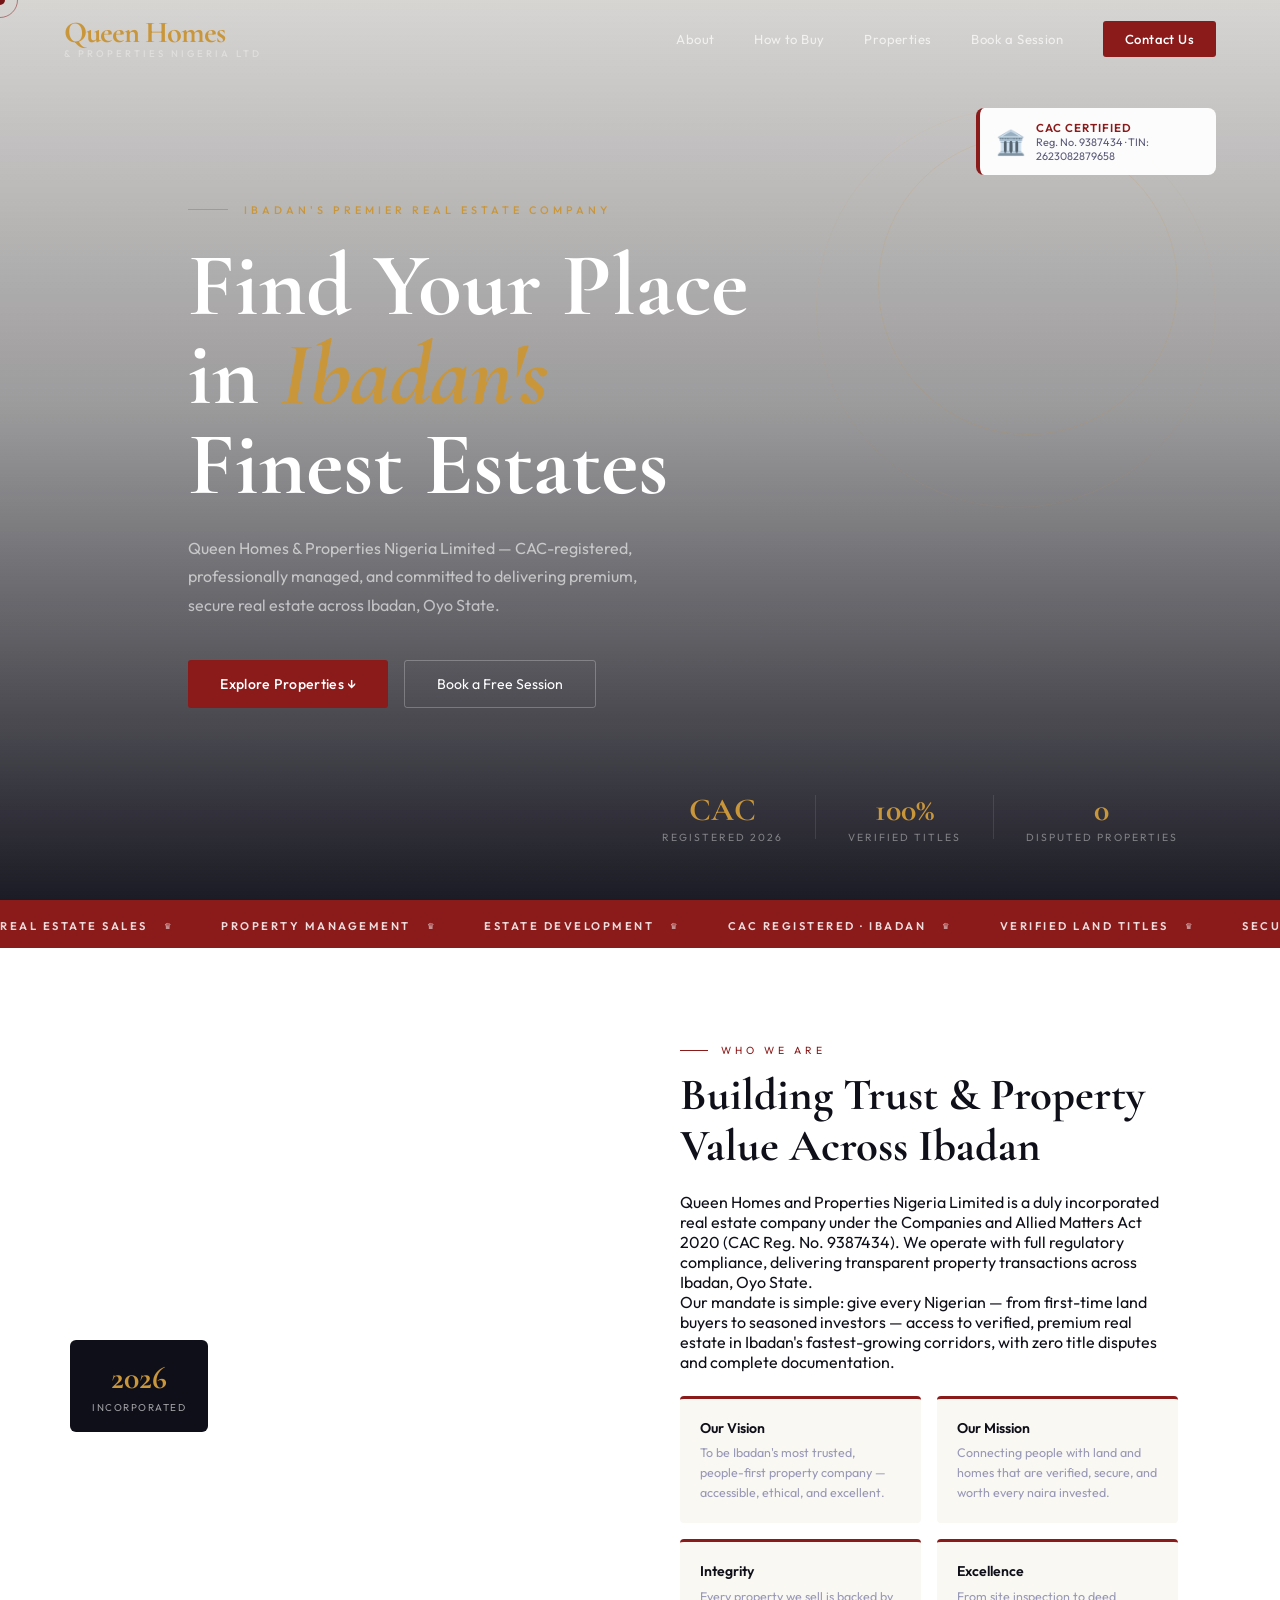
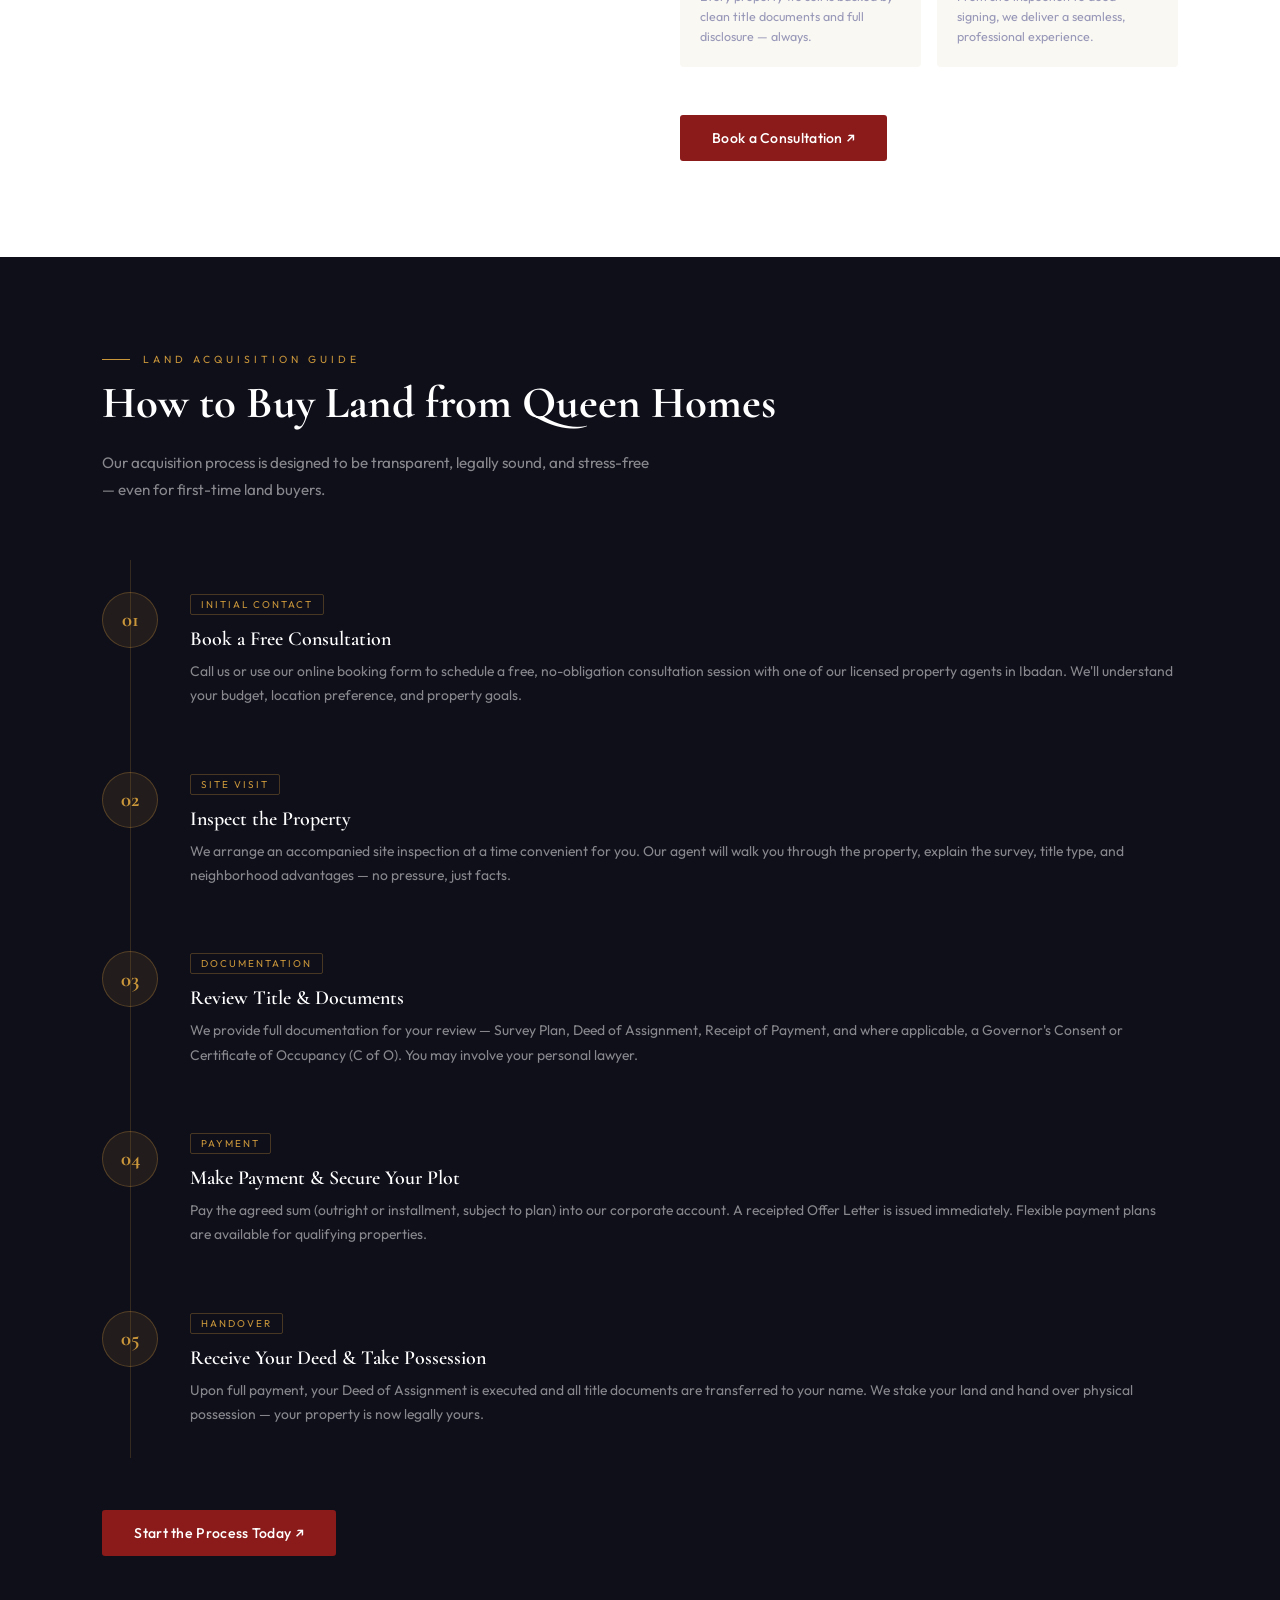
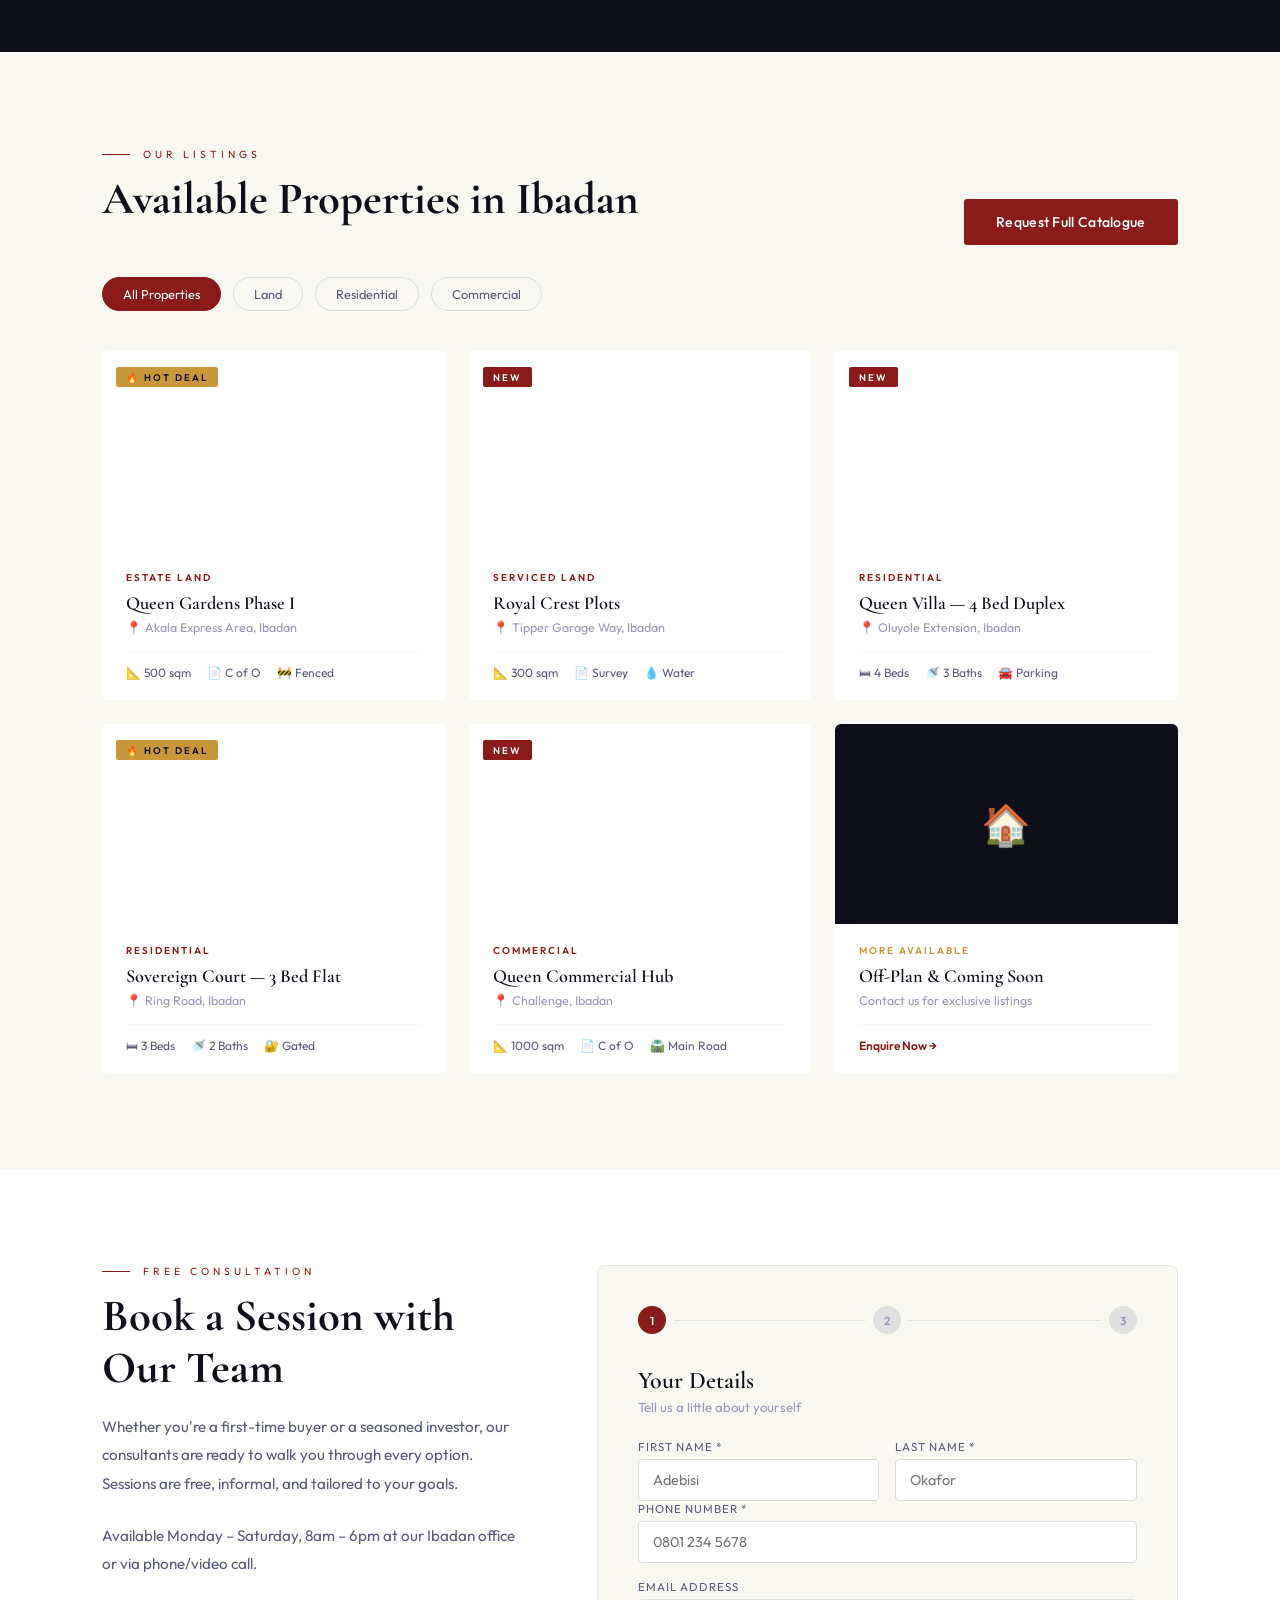
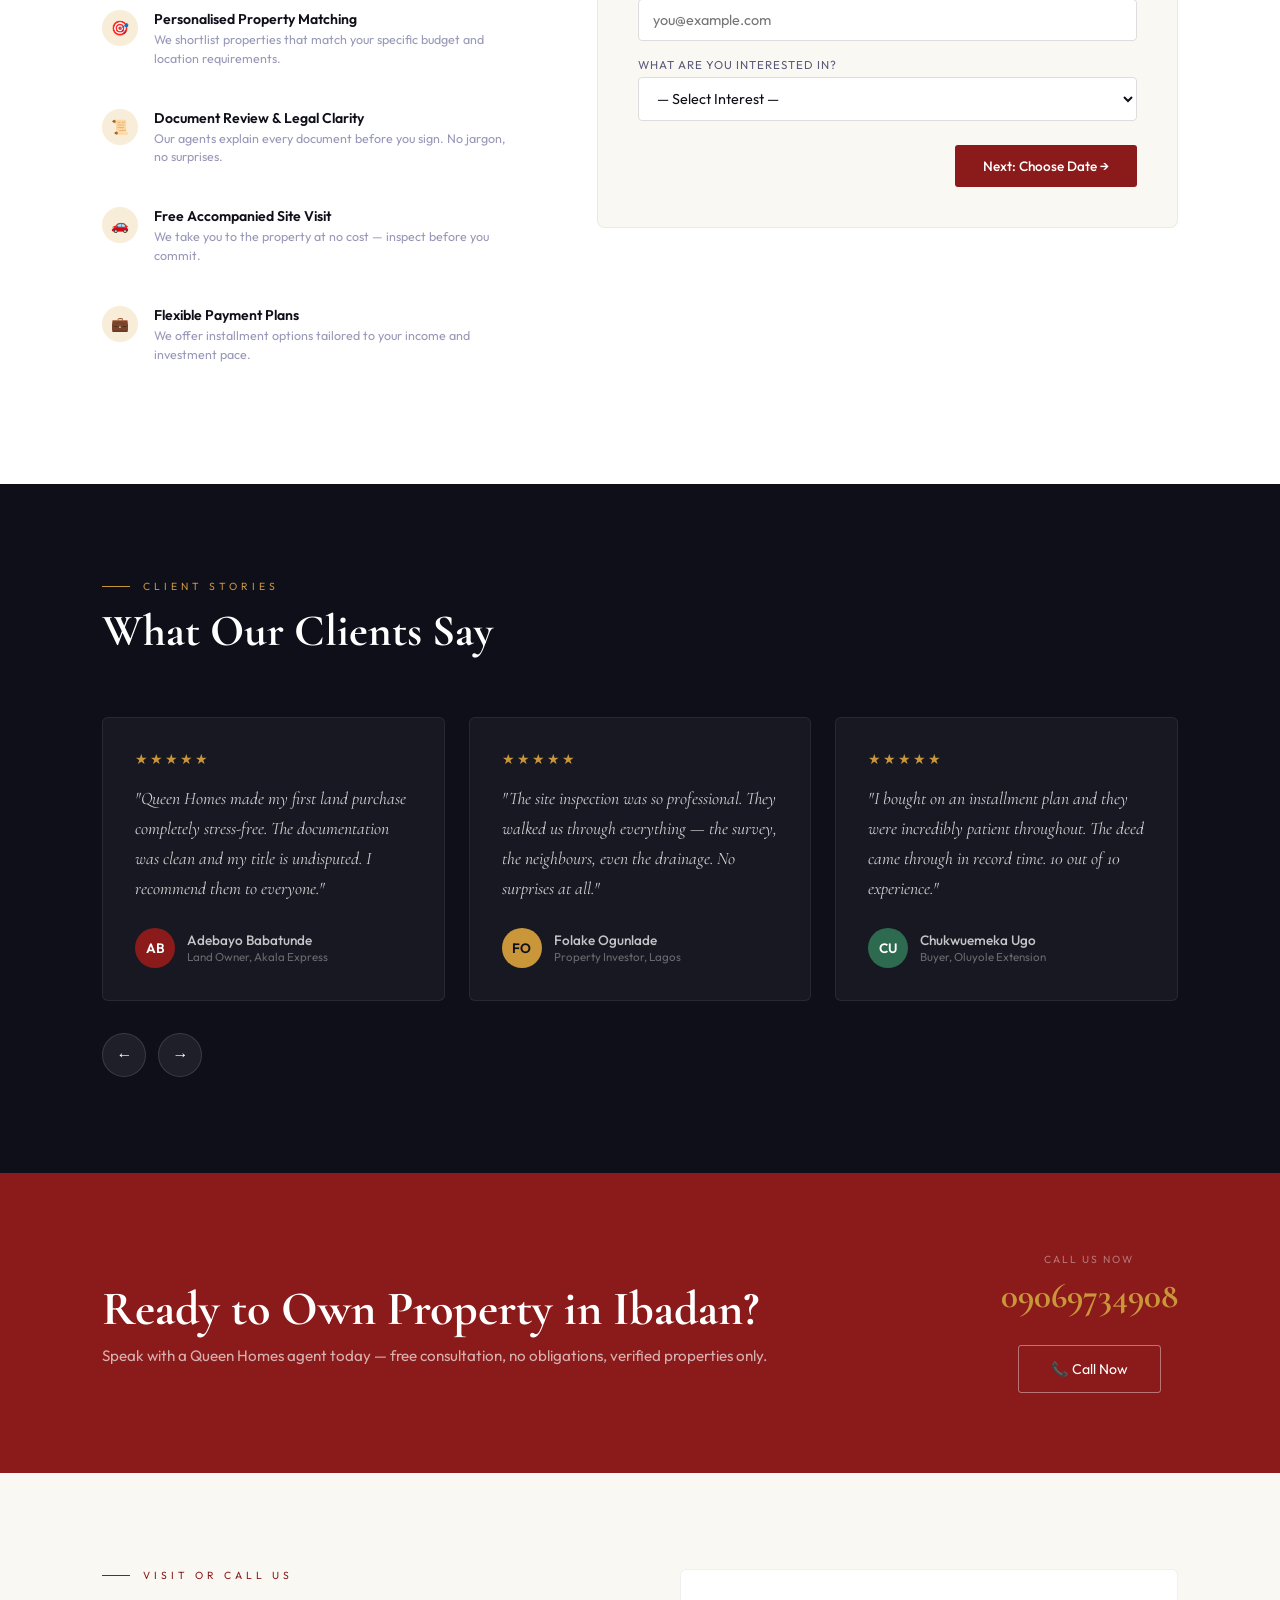
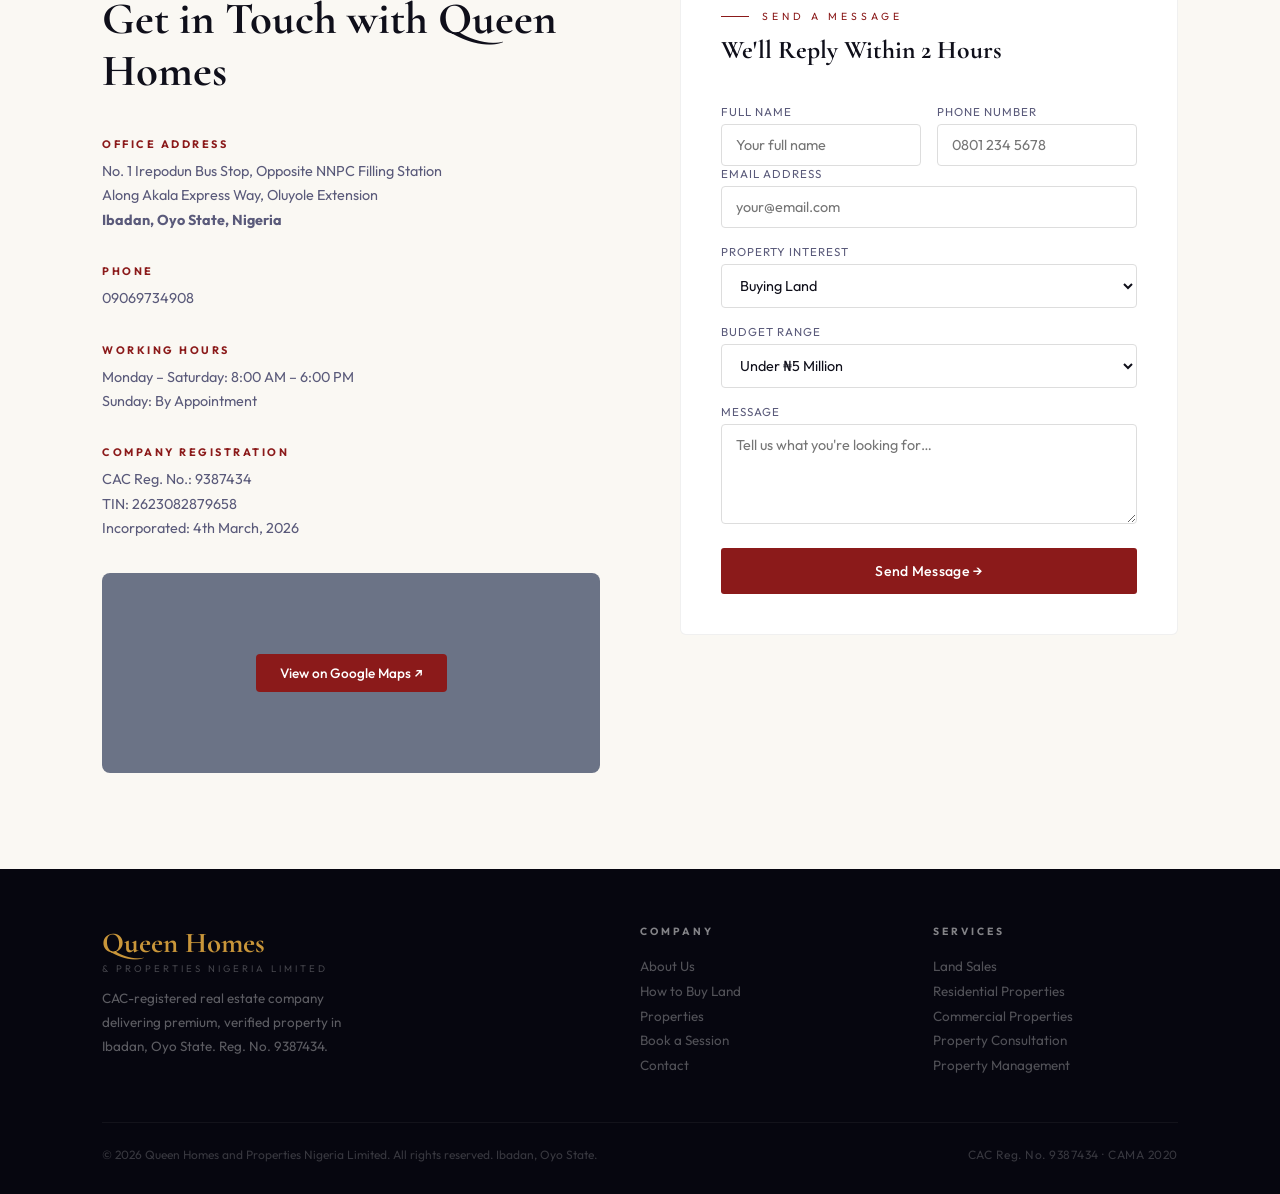
<file: queen-homes-and-properties.html>
<!DOCTYPE html>
<html lang="en">
<head>
<meta charset="UTF-8">
<meta name="viewport" content="width=device-width, initial-scale=1.0">
<title>Queen Homes & Properties Nigeria Ltd — Ibadan</title>
<link href="https://fonts.googleapis.com/css2?family=Cormorant+Garamond:ital,wght@0,400;0,600;0,700;1,400;1,600&family=Outfit:wght@300;400;500;600&display=swap" rel="stylesheet">
<style>
*,*::before,*::after{box-sizing:border-box;margin:0;padding:0}
:root{
  --queen:#8B1A1A;--queen-deep:#5C0F0F;--queen-light:#B8372B;
  --gold:#C9963A;--gold-light:#E8C46A;--gold-pale:#F7EDD8;
  --ink:#0F0F1A;--charcoal:#2A2A3E;--mid:#5A5A7A;--muted:#9898B8;
  --cream:#FAF8F3;--white:#FFFFFF;
  --ease:cubic-bezier(0.22,1,0.36,1);
}
html{scroll-behavior:smooth;font-size:16px}
body{font-family:'Outfit',sans-serif;background:var(--cream);color:var(--ink);overflow-x:hidden;cursor:none}

/* CUSTOM CURSOR */
#cursor{position:fixed;width:10px;height:10px;background:var(--queen);border-radius:50%;pointer-events:none;z-index:9999;transform:translate(-50%,-50%);transition:width .2s var(--ease),height .2s var(--ease),background .2s;mix-blend-mode:multiply}
#cursor-ring{position:fixed;width:36px;height:36px;border:1.5px solid var(--queen);border-radius:50%;pointer-events:none;z-index:9998;transform:translate(-50%,-50%);transition:transform .12s var(--ease),width .3s var(--ease),height .3s var(--ease),opacity .3s;opacity:.5}
body:hover #cursor{opacity:1}

/* NAV */
nav{position:fixed;top:0;left:0;right:0;z-index:500;height:76px;display:flex;align-items:center;justify-content:space-between;padding:0 5%;transition:background .4s,box-shadow .4s}
nav.scrolled{background:rgba(15,15,26,0.97);backdrop-filter:blur(12px);box-shadow:0 1px 0 rgba(201,150,58,0.2)}
.nav-logo{display:flex;flex-direction:column;line-height:1}
.logo-q{font-family:'Cormorant Garamond',serif;font-size:1.9rem;font-weight:700;color:var(--gold);letter-spacing:-1px;line-height:1}
.logo-tag{font-size:.6rem;font-weight:500;letter-spacing:3px;text-transform:uppercase;color:rgba(255,255,255,.35);margin-top:1px}
.nav-links{display:flex;gap:2.5rem;list-style:none}
.nav-links a{color:rgba(255,255,255,.7);text-decoration:none;font-size:.82rem;letter-spacing:.4px;transition:color .2s;position:relative}
.nav-links a::after{content:'';position:absolute;bottom:-4px;left:0;right:0;height:1px;background:var(--gold);transform:scaleX(0);transform-origin:left;transition:transform .3s var(--ease)}
.nav-links a:hover{color:var(--gold)}
.nav-links a:hover::after{transform:scaleX(1)}
.nav-book{background:var(--queen);color:var(--white)!important;padding:10px 22px;border-radius:3px;font-weight:500!important;letter-spacing:.5px;transition:background .2s,transform .15s!important}
.nav-book:hover{background:var(--queen-light)!important;transform:translateY(-1px)!important}
.nav-book::after{display:none!important}

/* MOBILE NAV */
.hamburger{display:none;flex-direction:column;gap:5px;cursor:pointer;background:none;border:none;padding:8px}
.hamburger span{width:22px;height:1.5px;background:var(--white);display:block;transition:transform .3s,opacity .3s}
.mobile-menu{position:fixed;inset:0;background:var(--ink);z-index:490;display:flex;flex-direction:column;align-items:center;justify-content:center;gap:2rem;opacity:0;pointer-events:none;transition:opacity .4s}
.mobile-menu.open{opacity:1;pointer-events:all}
.mobile-menu a{color:var(--white);text-decoration:none;font-family:'Cormorant Garamond',serif;font-size:2.5rem;font-weight:600;transition:color .2s}
.mobile-menu a:hover{color:var(--gold)}

/* HERO */
#hero{min-height:100vh;position:relative;display:flex;flex-direction:column;justify-content:flex-end;overflow:hidden}
.hero-bg{position:absolute;inset:0;background:url('https://images.unsplash.com/photo-1600596542815-ffad4c1539a9?w=1600&q=85') center/cover no-repeat;transform:scale(1.05);animation:zoomOut 12s var(--ease) forwards}
@keyframes zoomOut{to{transform:scale(1)}}
.hero-overlay{position:absolute;inset:0;background:linear-gradient(0deg,rgba(15,15,26,.95) 0%,rgba(15,15,26,.4) 55%,rgba(15,15,26,.15) 100%)}
.hero-geo{position:absolute;top:15%;right:8%;width:300px;height:300px;border:1px solid rgba(201,150,58,.15);border-radius:50%;animation:spin 30s linear infinite}
.hero-geo2{position:absolute;top:12%;right:5%;width:400px;height:400px;border:1px solid rgba(201,150,58,.07);border-radius:50%;animation:spin 45s linear infinite reverse}
@keyframes spin{to{transform:rotate(360deg)}}
.hero-content{position:relative;z-index:2;padding:0 8% 6rem}
.hero-eyebrow{display:flex;align-items:center;gap:1rem;margin-bottom:1.5rem;opacity:0;animation:fadeUp .8s var(--ease) .3s forwards}
.hero-eyebrow-line{width:40px;height:1px;background:var(--gold)}
.hero-eyebrow span{font-size:.68rem;letter-spacing:4px;text-transform:uppercase;color:var(--gold);font-weight:500}
.hero-title{font-family:'Cormorant Garamond',serif;font-size:clamp(3rem,7vw,6rem);font-weight:700;color:var(--white);line-height:1.0;margin-bottom:1.5rem;opacity:0;animation:fadeUp .9s var(--ease) .5s forwards}
.hero-title em{font-style:italic;color:var(--gold)}
.hero-sub{font-size:1rem;color:rgba(255,255,255,.6);max-width:480px;line-height:1.8;margin-bottom:2.5rem;opacity:0;animation:fadeUp .9s var(--ease) .7s forwards}
.hero-actions{display:flex;gap:1rem;flex-wrap:wrap;opacity:0;animation:fadeUp .9s var(--ease) .9s forwards}
.hero-trust{position:absolute;bottom:3.5rem;right:8%;z-index:2;display:flex;align-items:center;gap:2rem;opacity:0;animation:fadeUp .8s var(--ease) 1.1s forwards}
.trust-item{text-align:center}
.trust-num{font-family:'Cormorant Garamond',serif;font-size:2rem;font-weight:700;color:var(--gold)}
.trust-label{font-size:.65rem;text-transform:uppercase;letter-spacing:2px;color:rgba(255,255,255,.4);margin-top:2px}
.trust-divider{width:1px;height:44px;background:rgba(255,255,255,.1)}
@keyframes fadeUp{from{opacity:0;transform:translateY(20px)}to{opacity:1;transform:none}}

/* CAC BADGE */
.cac-badge{position:absolute;top:calc(76px + 2rem);right:5%;z-index:3;background:rgba(255,255,255,.95);border-radius:8px;padding:12px 16px;display:flex;align-items:center;gap:10px;border-left:4px solid var(--queen);max-width:240px;animation:fadeUp .8s var(--ease) 1.3s both}
.cac-icon{font-size:1.5rem}
.cac-text .cac-title{font-size:.72rem;font-weight:600;color:var(--queen);text-transform:uppercase;letter-spacing:1px}
.cac-text .cac-num{font-size:.68rem;color:var(--mid)}

/* BTN */
.btn-primary{background:var(--queen);color:var(--white);padding:14px 32px;border-radius:3px;border:none;font-family:'Outfit',sans-serif;font-size:.88rem;font-weight:500;cursor:pointer;text-decoration:none;display:inline-flex;align-items:center;gap:8px;transition:background .2s,transform .15s;letter-spacing:.3px}
.btn-primary:hover{background:var(--queen-light);transform:translateY(-2px)}
.btn-outline{background:transparent;color:var(--white);padding:14px 32px;border-radius:3px;border:1px solid rgba(255,255,255,.25);font-family:'Outfit',sans-serif;font-size:.88rem;cursor:pointer;text-decoration:none;display:inline-flex;align-items:center;gap:8px;transition:border-color .2s,color .2s,transform .15s}
.btn-outline:hover{border-color:var(--gold);color:var(--gold);transform:translateY(-2px)}

/* MARQUEE */
.marquee-strip{background:var(--queen);padding:14px 0;overflow:hidden;white-space:nowrap}
.marquee-inner{display:inline-flex;gap:3rem;animation:marquee 22s linear infinite}
.marquee-item{font-size:.7rem;font-weight:600;letter-spacing:2.5px;text-transform:uppercase;color:rgba(255,255,255,.85);display:flex;align-items:center;gap:1rem}
.marquee-item::after{content:'♛';font-size:8px;opacity:.6}
@keyframes marquee{0%{transform:translateX(0)}100%{transform:translateX(-50%)}}

/* SECTION BASICS */
section{padding:6rem 8%}
.s-label{font-size:.65rem;text-transform:uppercase;letter-spacing:4px;color:var(--queen);display:flex;align-items:center;gap:.8rem;margin-bottom:.8rem}
.s-label::before{content:'';width:28px;height:1px;background:var(--queen)}
.s-title{font-family:'Cormorant Garamond',serif;font-size:clamp(2rem,3.5vw,2.8rem);font-weight:700;color:var(--ink);line-height:1.15;margin-bottom:1.2rem}

/* ABOUT */
#about{background:var(--white);display:grid;grid-template-columns:1fr 1fr;gap:5rem;align-items:center}
.about-imgs{position:relative;height:520px}
.about-main-img{position:absolute;top:0;left:0;right:18%;bottom:22%;background:url('https://images.unsplash.com/photo-1560448204-e02f11c3d0e2?w=700&q=80') center/cover;border-radius:4px}
.about-sec-img{position:absolute;bottom:0;right:0;left:28%;top:60%;background:url('https://images.unsplash.com/photo-1613977257363-707ba9348227?w=500&q=80') center/cover;border-radius:4px;border:6px solid var(--white)}
.about-cert{position:absolute;top:38%;left:-32px;background:var(--ink);color:var(--white);padding:18px 22px;border-radius:6px;text-align:center;z-index:5;min-width:120px}
.cert-year{font-family:'Cormorant Garamond',serif;font-size:2rem;color:var(--gold);font-weight:700}
.cert-label{font-size:.62rem;text-transform:uppercase;letter-spacing:1.5px;opacity:.6;margin-top:4px}
.about-text p{color:var(--mid);line-height:1.9;margin-bottom:1.2rem;font-size:.95rem}
.about-pillars{display:grid;grid-template-columns:1fr 1fr;gap:1rem;margin-top:1.5rem}
.pillar{background:var(--cream);padding:1.25rem;border-radius:4px;border-top:3px solid var(--queen)}
.pillar h4{font-weight:600;color:var(--ink);font-size:.88rem;margin-bottom:.4rem}
.pillar p{font-size:.78rem;color:var(--muted);line-height:1.6}

/* HOW TO BUY */
#how-to-buy{background:var(--ink)}
#how-to-buy .s-label{color:var(--gold)}
#how-to-buy .s-label::before{background:var(--gold)}
#how-to-buy .s-title{color:var(--white)}
.steps-container{margin-top:3.5rem;position:relative}
.steps-line{position:absolute;left:28px;top:0;bottom:0;width:1px;background:rgba(201,150,58,.2)}
.step{display:flex;gap:2rem;padding:2rem 0;position:relative;opacity:0;transform:translateX(-20px);transition:opacity .6s var(--ease),transform .6s var(--ease)}
.step.visible{opacity:1;transform:none}
.step-num{flex-shrink:0;width:56px;height:56px;border-radius:50%;background:rgba(201,150,58,.1);border:1px solid rgba(201,150,58,.3);display:flex;align-items:center;justify-content:center;font-family:'Cormorant Garamond',serif;font-size:1.3rem;font-weight:700;color:var(--gold);z-index:1}
.step-body h3{font-family:'Cormorant Garamond',serif;font-size:1.25rem;font-weight:600;color:var(--white);margin-bottom:.5rem}
.step-body p{font-size:.87rem;color:rgba(255,255,255,.5);line-height:1.75}
.step-body .step-tag{display:inline-block;font-size:.62rem;letter-spacing:2px;text-transform:uppercase;color:var(--gold);border:1px solid rgba(201,150,58,.3);padding:3px 10px;border-radius:2px;margin-bottom:.75rem}

/* PROPERTIES */
#properties{background:var(--cream)}
.prop-filter{display:flex;gap:.75rem;margin-bottom:2.5rem;flex-wrap:wrap}
.filter-btn{background:none;border:1px solid #ddd;color:var(--mid);padding:8px 20px;border-radius:30px;font-family:'Outfit',sans-serif;font-size:.8rem;cursor:pointer;transition:all .2s;font-weight:400}
.filter-btn.active,.filter-btn:hover{background:var(--queen);border-color:var(--queen);color:var(--white)}
.prop-grid{display:grid;grid-template-columns:repeat(3,1fr);gap:1.5rem}
.prop-card{background:var(--white);border-radius:6px;overflow:hidden;transition:transform .3s var(--ease),box-shadow .3s;cursor:pointer}
.prop-card:hover{transform:translateY(-6px);box-shadow:0 20px 40px rgba(0,0,0,.1)}
.prop-img{height:200px;background-size:cover;background-position:center;position:relative;overflow:hidden}
.prop-img-inner{position:absolute;inset:0;background-size:cover;background-position:center;transition:transform .5s var(--ease)}
.prop-card:hover .prop-img-inner{transform:scale(1.06)}
.prop-ribbon{position:absolute;top:14px;left:14px;z-index:2}
.ribbon{font-size:.6rem;text-transform:uppercase;letter-spacing:2px;padding:4px 10px;border-radius:2px;font-weight:600}
.ribbon-new{background:var(--queen);color:var(--white)}
.ribbon-hot{background:var(--gold);color:var(--ink)}
.ribbon-sold{background:var(--charcoal);color:rgba(255,255,255,.6)}
.prop-body{padding:1.25rem 1.5rem}
.prop-cat{font-size:.62rem;text-transform:uppercase;letter-spacing:2px;color:var(--queen);margin-bottom:.5rem;font-weight:600}
.prop-name{font-family:'Cormorant Garamond',serif;font-size:1.15rem;font-weight:600;color:var(--ink);margin-bottom:.35rem}
.prop-loc{font-size:.78rem;color:var(--muted);display:flex;align-items:center;gap:4px;margin-bottom:1rem}
.prop-feats{display:flex;gap:1rem;font-size:.75rem;color:var(--mid);border-top:1px solid var(--cream);padding-top:.85rem;flex-wrap:wrap}

/* BOOKING SECTION */
#book{background:var(--white)}
.book-grid{display:grid;grid-template-columns:1fr 1.4fr;gap:5rem;align-items:start}
.book-info p{color:var(--mid);line-height:1.85;margin-bottom:1.5rem;font-size:.95rem}
.book-perks{display:flex;flex-direction:column;gap:1rem;margin-top:2rem}
.perk{display:flex;align-items:flex-start;gap:1rem}
.perk-ico{width:36px;height:36px;flex-shrink:0;background:var(--gold-pale);border-radius:50%;display:flex;align-items:center;justify-content:center;font-size:.9rem}
.perk-text h4{font-size:.88rem;font-weight:600;color:var(--ink);margin-bottom:.2rem}
.perk-text p{font-size:.78rem;color:var(--muted);line-height:1.5}

/* BOOKING FORM */
.booking-form{background:var(--cream);border-radius:8px;padding:2.5rem;border:1px solid rgba(0,0,0,.06)}
.form-step{display:none}
.form-step.active{display:block}
.step-progress{display:flex;align-items:center;gap:.5rem;margin-bottom:2rem}
.sp-dot{width:28px;height:28px;border-radius:50%;background:#e0e0e0;display:flex;align-items:center;justify-content:center;font-size:.72rem;font-weight:600;color:var(--muted);transition:all .3s;flex-shrink:0}
.sp-dot.active{background:var(--queen);color:var(--white)}
.sp-dot.done{background:var(--gold);color:var(--ink)}
.sp-line{flex:1;height:1px;background:#e0e0e0;transition:background .3s}
.sp-line.done{background:var(--gold)}
.form-title{font-family:'Cormorant Garamond',serif;font-size:1.5rem;font-weight:600;color:var(--ink);margin-bottom.5rem}
.form-subtitle{font-size:.82rem;color:var(--muted);margin-bottom:1.5rem}
label{display:block;font-size:.72rem;text-transform:uppercase;letter-spacing:1px;color:var(--mid);margin-bottom:5px;margin-top:1rem}
label:first-of-type{margin-top:0}
input,select,textarea{width:100%;background:var(--white);border:1px solid #ddd;border-radius:4px;padding:11px 14px;font-family:'Outfit',sans-serif;font-size:.9rem;color:var(--ink);outline:none;transition:border-color .2s,box-shadow .2s}
input:focus,select:focus,textarea:focus{border-color:var(--queen);box-shadow:0 0 0 3px rgba(139,26,26,.08)}
textarea{resize:vertical;min-height:100px}
.row2{display:grid;grid-template-columns:1fr 1fr;gap:1rem}
.form-nav{display:flex;justify-content:space-between;align-items:center;margin-top:1.5rem}
.btn-next,.btn-prev{padding:12px 28px;border-radius:3px;border:none;font-family:'Outfit',sans-serif;font-size:.85rem;font-weight:500;cursor:pointer;transition:all .2s}
.btn-next{background:var(--queen);color:var(--white)}
.btn-next:hover{background:var(--queen-light)}
.btn-prev{background:none;color:var(--mid);border:1px solid #ddd}
.btn-prev:hover{border-color:var(--queen);color:var(--queen)}
.slot-grid{display:grid;grid-template-columns:repeat(3,1fr);gap:.6rem;margin-top:.5rem}
.slot-btn{background:var(--white);border:1px solid #e0e0e0;border-radius:4px;padding:8px;font-family:'Outfit',sans-serif;font-size:.78rem;color:var(--mid);cursor:pointer;transition:all .2s;text-align:center}
.slot-btn:hover,.slot-btn.picked{background:var(--queen);border-color:var(--queen);color:var(--white)}
.slot-btn.unavailable{opacity:.35;cursor:not-allowed;pointer-events:none;text-decoration:line-through}
.success-screen{text-align:center;padding:2rem 0}
.success-icon{font-size:3rem;margin-bottom:1rem}
.success-title{font-family:'Cormorant Garamond',serif;font-size:1.8rem;font-weight:700;color:var(--queen);margin-bottom:.75rem}
.success-msg{font-size:.9rem;color:var(--mid);line-height:1.7}
.ref-badge{display:inline-block;background:var(--gold-pale);border:1px solid var(--gold);border-radius:4px;padding:8px 20px;font-weight:600;color:var(--queen);font-size:.88rem;margin:1rem 0}

/* TESTIMONIALS */
#testimonials{background:var(--ink);overflow:hidden}
#testimonials .s-label{color:var(--gold)}
#testimonials .s-label::before{background:var(--gold)}
#testimonials .s-title{color:var(--white)}
.testi-track{display:flex;gap:1.5rem;margin-top:2.5rem;transition:transform .5s var(--ease)}
.testi-card{flex:0 0 calc(33.333% - 1rem);background:rgba(255,255,255,.04);border:1px solid rgba(255,255,255,.07);border-radius:6px;padding:2rem}
.testi-stars{color:var(--gold);font-size:.9rem;margin-bottom:1rem;letter-spacing:2px}
.testi-quote{font-family:'Cormorant Garamond',serif;font-size:1.1rem;font-style:italic;color:rgba(255,255,255,.8);line-height:1.7;margin-bottom:1.5rem}
.testi-author{display:flex;align-items:center;gap.75rem}
.testi-avatar{width:40px;height:40px;border-radius:50%;background:var(--queen);display:flex;align-items:center;justify-content:center;color:var(--white);font-weight:600;font-size:.85rem}
.testi-name{font-weight:500;color:rgba(255,255,255,.75);font-size:.85rem}
.testi-role{font-size:.72rem;color:rgba(255,255,255,.35)}
.testi-controls{display:flex;gap:.75rem;margin-top:2rem}
.testi-btn{width:44px;height:44px;border-radius:50%;background:rgba(255,255,255,.07);border:1px solid rgba(255,255,255,.12);color:var(--white);cursor:pointer;transition:all .2s;font-size:1rem}
.testi-btn:hover{background:var(--queen);border-color:var(--queen)}

/* CTA BAND */
#cta{background:var(--queen);padding:5rem 8%;display:grid;grid-template-columns:1fr auto;align-items:center;gap:3rem}
.cta-title{font-family:'Cormorant Garamond',serif;font-size:clamp(2rem,4vw,3rem);font-weight:700;color:var(--white);margin-bottom:.5rem}
.cta-sub{color:rgba(255,255,255,.65);font-size:.95rem}
.cta-right{text-align:center;flex-shrink:0}
.cta-phone{font-family:'Cormorant Garamond',serif;font-size:2.2rem;font-weight:700;color:var(--gold);white-space:nowrap}
.cta-phone-label{font-size:.65rem;text-transform:uppercase;letter-spacing:2px;color:rgba(255,255,255,.4);margin-bottom:.5rem}

/* CONTACT */
#contact{background:var(--cream);display:grid;grid-template-columns:1fr 1fr;gap:5rem}
.info-block{margin-bottom:2rem}
.info-block h4{font-size:.68rem;text-transform:uppercase;letter-spacing:2.5px;color:var(--queen);margin-bottom:.5rem}
.info-block p,.info-block a{font-size:.9rem;color:var(--mid);line-height:1.7;text-decoration:none}
.info-block a:hover{color:var(--queen)}
.contact-form-wrap{background:var(--white);border-radius:6px;padding:2.5rem;border:1px solid rgba(0,0,0,.06)}

/* FOOTER */
footer{background:#06060F;padding:3.5rem 8% 2rem}
.footer-grid{display:grid;grid-template-columns:2fr 1fr 1fr;gap:3rem;padding-bottom:2.5rem;border-bottom:1px solid rgba(255,255,255,.05);margin-bottom:1.5rem}
.footer-brand p{font-size:.84rem;color:rgba(255,255,255,.35);line-height:1.8;margin-top:.75rem;max-width:280px}
.footer-col h5{font-size:.65rem;text-transform:uppercase;letter-spacing:3px;color:rgba(255,255,255,.5);margin-bottom:1.25rem}
.footer-col a{display:block;color:rgba(255,255,255,.3);text-decoration:none;font-size:.84rem;margin-bottom:.55rem;transition:color .2s}
.footer-col a:hover{color:var(--gold)}
.footer-bottom{display:flex;justify-content:space-between;align-items:center;flex-wrap:wrap;gap:1rem}
.footer-bottom p{font-size:.75rem;color:rgba(255,255,255,.2)}
.footer-cac{font-size:.68rem;color:rgba(201,150,58,.5);letter-spacing:.5px}

/* MODAL */
.modal-overlay{position:fixed;inset:0;background:rgba(0,0,0,.7);z-index:800;display:flex;align-items:center;justify-content:center;opacity:0;pointer-events:none;transition:opacity .3s;backdrop-filter:blur(4px)}
.modal-overlay.open{opacity:1;pointer-events:all}
.modal{background:var(--white);border-radius:8px;max-width:600px;width:90%;max-height:85vh;overflow-y:auto;padding:2.5rem;position:relative;transform:translateY(20px);transition:transform .3s var(--ease)}
.modal-overlay.open .modal{transform:none}
.modal-close{position:absolute;top:1.25rem;right:1.25rem;background:none;border:none;font-size:1.2rem;cursor:pointer;color:var(--mid);transition:color .2s}
.modal-close:hover{color:var(--queen)}
.modal-title{font-family:'Cormorant Garamond',serif;font-size:1.8rem;font-weight:700;color:var(--ink);margin-bottom:.5rem}
.modal-sub{font-size:.85rem;color:var(--muted);margin-bottom:1.5rem}

/* REVEAL */
.reveal{opacity:0;transform:translateY(28px);transition:opacity .7s var(--ease),transform .7s var(--ease)}
.reveal.visible{opacity:1;transform:none}

/* BACK TO TOP */
#btt{position:fixed;bottom:2rem;right:2rem;width:44px;height:44px;background:var(--queen);color:var(--white);border:none;border-radius:50%;cursor:pointer;font-size:1rem;z-index:400;opacity:0;transform:translateY(10px);transition:opacity .3s,transform .3s;display:flex;align-items:center;justify-content:center}
#btt.show{opacity:1;transform:none}

/* RESPONSIVE */
@media(max-width:960px){
  nav .nav-links{display:none}
  .hamburger{display:flex}
  #hero .hero-content{padding:0 5% 5rem}
  #hero .hero-trust{display:none}
  #about,#contact{grid-template-columns:1fr}
  .about-imgs{height:280px;margin-bottom:3rem}
  .about-cert{display:none}
  .book-grid{grid-template-columns:1fr}
  .prop-grid{grid-template-columns:1fr 1fr}
  #cta{grid-template-columns:1fr;text-align:center;padding:3.5rem 5%}
  .footer-grid{grid-template-columns:1fr;gap:2rem}
  section{padding:4rem 5%}
  .testi-card{flex:0 0 calc(80%)}
}
@media(max-width:600px){
  .prop-grid{grid-template-columns:1fr}
  .row2{grid-template-columns:1fr}
  .slot-grid{grid-template-columns:1fr 1fr}
  .about-pillars{grid-template-columns:1fr}
  .hero-geo,.hero-geo2{display:none}
}
</style>
</head>
<body>

<!-- CURSOR -->
<div id="cursor"></div>
<div id="cursor-ring"></div>

<!-- BACK TO TOP -->
<button id="btt" title="Back to top" onclick="window.scrollTo({top:0,behavior:'smooth'})">↑</button>

<!-- MOBILE MENU -->
<div class="mobile-menu" id="mobileMenu">
  <a href="#about" onclick="closeMobile()">About</a>
  <a href="#how-to-buy" onclick="closeMobile()">How to Buy</a>
  <a href="#properties" onclick="closeMobile()">Properties</a>
  <a href="#book" onclick="closeMobile()">Book Session</a>
  <a href="#contact" onclick="closeMobile()">Contact</a>
</div>

<!-- NAV -->
<nav id="mainNav">
  <div class="nav-logo">
    <span class="logo-q">Queen Homes</span>
    <span class="logo-tag">& Properties Nigeria Ltd</span>
  </div>
  <ul class="nav-links">
    <li><a href="#about">About</a></li>
    <li><a href="#how-to-buy">How to Buy</a></li>
    <li><a href="#properties">Properties</a></li>
    <li><a href="#book">Book a Session</a></li>
    <li><a href="#contact" class="nav-book">Contact Us</a></li>
  </ul>
  <button class="hamburger" id="hamburger" onclick="toggleMobile()" aria-label="Menu">
    <span></span><span></span><span></span>
  </button>
</nav>

<!-- CAC BADGE -->
<div class="cac-badge">
  <div class="cac-icon">🏛️</div>
  <div class="cac-text">
    <div class="cac-title">CAC Certified</div>
    <div class="cac-num">Reg. No. 9387434 · TIN: 2623082879658</div>
  </div>
</div>

<!-- HERO -->
<section id="hero">
  <div class="hero-bg"></div>
  <div class="hero-overlay"></div>
  <div class="hero-geo"></div>
  <div class="hero-geo2"></div>
  <div class="hero-content">
    <div class="hero-eyebrow">
      <div class="hero-eyebrow-line"></div>
      <span>Ibadan's Premier Real Estate Company</span>
    </div>
    <h1 class="hero-title">
      Find Your Place<br>in <em>Ibadan's</em><br>Finest Estates
    </h1>
    <p class="hero-sub">Queen Homes & Properties Nigeria Limited — CAC-registered, professionally managed, and committed to delivering premium, secure real estate across Ibadan, Oyo State.</p>
    <div class="hero-actions">
      <a href="#properties" class="btn-primary">Explore Properties ↓</a>
      <a href="#book" class="btn-outline">Book a Free Session</a>
    </div>
  </div>
  <div class="hero-trust">
    <div class="trust-item">
      <div class="trust-num">CAC</div>
      <div class="trust-label">Registered 2026</div>
    </div>
    <div class="trust-divider"></div>
    <div class="trust-item">
      <div class="trust-num">100%</div>
      <div class="trust-label">Verified Titles</div>
    </div>
    <div class="trust-divider"></div>
    <div class="trust-item">
      <div class="trust-num">0</div>
      <div class="trust-label">Disputed Properties</div>
    </div>
  </div>
</section>

<!-- MARQUEE -->
<div class="marquee-strip">
  <div class="marquee-inner">
    <span class="marquee-item">Real Estate Sales</span>
    <span class="marquee-item">Property Management</span>
    <span class="marquee-item">Estate Development</span>
    <span class="marquee-item">CAC Registered · Ibadan</span>
    <span class="marquee-item">Verified Land Titles</span>
    <span class="marquee-item">Secure Investment</span>
    <span class="marquee-item">Oyo State</span>
    <span class="marquee-item">Real Estate Sales</span>
    <span class="marquee-item">Property Management</span>
    <span class="marquee-item">Estate Development</span>
    <span class="marquee-item">CAC Registered · Ibadan</span>
    <span class="marquee-item">Verified Land Titles</span>
    <span class="marquee-item">Secure Investment</span>
    <span class="marquee-item">Oyo State</span>
  </div>
</div>

<!-- ABOUT -->
<section id="about">
  <div class="about-imgs reveal">
    <div class="about-main-img"></div>
    <div class="about-sec-img"></div>
    <div class="about-cert">
      <div class="cert-year">2026</div>
      <div class="cert-label">Incorporated</div>
    </div>
  </div>
  <div class="reveal">
    <div class="s-label">Who We Are</div>
    <h2 class="s-title">Building Trust & Property Value Across Ibadan</h2>
    <p>Queen Homes and Properties Nigeria Limited is a duly incorporated real estate company under the Companies and Allied Matters Act 2020 (CAC Reg. No. 9387434). We operate with full regulatory compliance, delivering transparent property transactions across Ibadan, Oyo State.</p>
    <p>Our mandate is simple: give every Nigerian — from first-time land buyers to seasoned investors — access to verified, premium real estate in Ibadan's fastest-growing corridors, with zero title disputes and complete documentation.</p>
    <div class="about-pillars">
      <div class="pillar">
        <h4>Our Vision</h4>
        <p>To be Ibadan's most trusted, people-first property company — accessible, ethical, and excellent.</p>
      </div>
      <div class="pillar">
        <h4>Our Mission</h4>
        <p>Connecting people with land and homes that are verified, secure, and worth every naira invested.</p>
      </div>
      <div class="pillar">
        <h4>Integrity</h4>
        <p>Every property we sell is backed by clean title documents and full disclosure — always.</p>
      </div>
      <div class="pillar">
        <h4>Excellence</h4>
        <p>From site inspection to deed signing, we deliver a seamless, professional experience.</p>
      </div>
    </div>
    <br><br>
    <a href="#book" class="btn-primary" style="margin-top:.5rem">Book a Consultation ↗</a>
  </div>
</section>

<!-- HOW TO BUY A LAND -->
<section id="how-to-buy">
  <div class="s-label">Land Acquisition Guide</div>
  <h2 class="s-title">How to Buy Land from Queen Homes</h2>
  <p style="color:rgba(255,255,255,.5);max-width:550px;line-height:1.8;margin-top:.5rem;font-size:.95rem">Our acquisition process is designed to be transparent, legally sound, and stress-free — even for first-time land buyers.</p>
  <div class="steps-container">
    <div class="steps-line"></div>
    <div class="step" data-delay="0">
      <div class="step-num">01</div>
      <div class="step-body">
        <span class="step-tag">Initial Contact</span>
        <h3>Book a Free Consultation</h3>
        <p>Call us or use our online booking form to schedule a free, no-obligation consultation session with one of our licensed property agents in Ibadan. We'll understand your budget, location preference, and property goals.</p>
      </div>
    </div>
    <div class="step" data-delay="100">
      <div class="step-num">02</div>
      <div class="step-body">
        <span class="step-tag">Site Visit</span>
        <h3>Inspect the Property</h3>
        <p>We arrange an accompanied site inspection at a time convenient for you. Our agent will walk you through the property, explain the survey, title type, and neighborhood advantages — no pressure, just facts.</p>
      </div>
    </div>
    <div class="step" data-delay="200">
      <div class="step-num">03</div>
      <div class="step-body">
        <span class="step-tag">Documentation</span>
        <h3>Review Title & Documents</h3>
        <p>We provide full documentation for your review — Survey Plan, Deed of Assignment, Receipt of Payment, and where applicable, a Governor's Consent or Certificate of Occupancy (C of O). You may involve your personal lawyer.</p>
      </div>
    </div>
    <div class="step" data-delay="300">
      <div class="step-num">04</div>
      <div class="step-body">
        <span class="step-tag">Payment</span>
        <h3>Make Payment & Secure Your Plot</h3>
        <p>Pay the agreed sum (outright or installment, subject to plan) into our corporate account. A receipted Offer Letter is issued immediately. Flexible payment plans are available for qualifying properties.</p>
      </div>
    </div>
    <div class="step" data-delay="400">
      <div class="step-num">05</div>
      <div class="step-body">
        <span class="step-tag">Handover</span>
        <h3>Receive Your Deed & Take Possession</h3>
        <p>Upon full payment, your Deed of Assignment is executed and all title documents are transferred to your name. We stake your land and hand over physical possession — your property is now legally yours.</p>
      </div>
    </div>
  </div>
  <br>
  <a href="#book" class="btn-primary" style="margin-top:2rem">Start the Process Today ↗</a>
</section>

<!-- PROPERTIES -->
<section id="properties">
  <div style="display:flex;align-items:flex-end;justify-content:space-between;flex-wrap:wrap;gap:1rem;margin-bottom:2rem" class="reveal">
    <div>
      <div class="s-label">Our Listings</div>
      <h2 class="s-title">Available Properties in Ibadan</h2>
    </div>
    <a href="#book" class="btn-primary">Request Full Catalogue</a>
  </div>
  <div class="prop-filter reveal">
    <button class="filter-btn active" data-filter="all">All Properties</button>
    <button class="filter-btn" data-filter="land">Land</button>
    <button class="filter-btn" data-filter="residential">Residential</button>
    <button class="filter-btn" data-filter="commercial">Commercial</button>
  </div>
  <div class="prop-grid" id="propGrid">
    <div class="prop-card reveal" data-cat="land">
      <div class="prop-img">
        <div class="prop-img-inner" style="background-image:url('https://images.unsplash.com/photo-1500382017468-9049fed747ef?w=600&q=80')"></div>
        <div class="prop-ribbon"><span class="ribbon ribbon-hot">🔥 Hot Deal</span></div>
      </div>
      <div class="prop-body">
        <div class="prop-cat">Estate Land</div>
        <div class="prop-name">Queen Gardens Phase I</div>
        <div class="prop-loc">📍 Akala Express Area, Ibadan</div>
        <div class="prop-feats"><span>📐 500 sqm</span><span>📄 C of O</span><span>🚧 Fenced</span></div>
      </div>
    </div>
    <div class="prop-card reveal" data-cat="land">
      <div class="prop-img">
        <div class="prop-img-inner" style="background-image:url('https://images.unsplash.com/photo-1558618666-fcd25c85cd64?w=600&q=80')"></div>
        <div class="prop-ribbon"><span class="ribbon ribbon-new">New</span></div>
      </div>
      <div class="prop-body">
        <div class="prop-cat">Serviced Land</div>
        <div class="prop-name">Royal Crest Plots</div>
        <div class="prop-loc">📍 Tipper Garage Way, Ibadan</div>
        <div class="prop-feats"><span>📐 300 sqm</span><span>📄 Survey</span><span>💧 Water</span></div>
      </div>
    </div>
    <div class="prop-card reveal" data-cat="residential">
      <div class="prop-img">
        <div class="prop-img-inner" style="background-image:url('https://images.unsplash.com/photo-1564013799919-ab600027ffc6?w=600&q=80')"></div>
        <div class="prop-ribbon"><span class="ribbon ribbon-new">New</span></div>
      </div>
      <div class="prop-body">
        <div class="prop-cat">Residential</div>
        <div class="prop-name">Queen Villa — 4 Bed Duplex</div>
        <div class="prop-loc">📍 Oluyole Extension, Ibadan</div>
        <div class="prop-feats"><span>🛏 4 Beds</span><span>🚿 3 Baths</span><span>🚘 Parking</span></div>
      </div>
    </div>
    <div class="prop-card reveal" data-cat="residential">
      <div class="prop-img">
        <div class="prop-img-inner" style="background-image:url('https://images.unsplash.com/photo-1600596542815-ffad4c1539a9?w=600&q=80')"></div>
        <div class="prop-ribbon"><span class="ribbon ribbon-hot">🔥 Hot Deal</span></div>
      </div>
      <div class="prop-body">
        <div class="prop-cat">Residential</div>
        <div class="prop-name">Sovereign Court — 3 Bed Flat</div>
        <div class="prop-loc">📍 Ring Road, Ibadan</div>
        <div class="prop-feats"><span>🛏 3 Beds</span><span>🚿 2 Baths</span><span>🔐 Gated</span></div>
      </div>
    </div>
    <div class="prop-card reveal" data-cat="commercial">
      <div class="prop-img">
        <div class="prop-img-inner" style="background-image:url('https://images.unsplash.com/photo-1486325212027-8081e485255e?w=600&q=80')"></div>
        <div class="prop-ribbon"><span class="ribbon ribbon-new">New</span></div>
      </div>
      <div class="prop-body">
        <div class="prop-cat">Commercial</div>
        <div class="prop-name">Queen Commercial Hub</div>
        <div class="prop-loc">📍 Challenge, Ibadan</div>
        <div class="prop-feats"><span>📐 1000 sqm</span><span>📄 C of O</span><span>🛣️ Main Road</span></div>
      </div>
    </div>
    <div class="prop-card reveal" style="cursor:pointer" onclick="document.getElementById('book').scrollIntoView({behavior:'smooth'})">
      <div style="height:200px;background:var(--ink);display:flex;align-items:center;justify-content:center">
        <span style="font-size:2.5rem">🏠</span>
      </div>
      <div class="prop-body">
        <div class="prop-cat" style="color:var(--gold)">More Available</div>
        <div class="prop-name">Off-Plan & Coming Soon</div>
        <div class="prop-loc" style="color:var(--muted)">Contact us for exclusive listings</div>
        <div class="prop-feats"><span style="color:var(--queen);font-weight:600">Enquire Now →</span></div>
      </div>
    </div>
  </div>
</section>

<!-- BOOK A SESSION -->
<section id="book">
  <div class="book-grid">
    <div class="book-info reveal">
      <div class="s-label">Free Consultation</div>
      <h2 class="s-title">Book a Session with Our Team</h2>
      <p>Whether you're a first-time buyer or a seasoned investor, our consultants are ready to walk you through every option. Sessions are free, informal, and tailored to your goals.</p>
      <p>Available Monday – Saturday, 8am – 6pm at our Ibadan office or via phone/video call.</p>
      <div class="book-perks">
        <div class="perk">
          <div class="perk-ico">🎯</div>
          <div class="perk-text">
            <h4>Personalised Property Matching</h4>
            <p>We shortlist properties that match your specific budget and location requirements.</p>
          </div>
        </div>
        <div class="perk">
          <div class="perk-ico">📜</div>
          <div class="perk-text">
            <h4>Document Review & Legal Clarity</h4>
            <p>Our agents explain every document before you sign. No jargon, no surprises.</p>
          </div>
        </div>
        <div class="perk">
          <div class="perk-ico">🚗</div>
          <div class="perk-text">
            <h4>Free Accompanied Site Visit</h4>
            <p>We take you to the property at no cost — inspect before you commit.</p>
          </div>
        </div>
        <div class="perk">
          <div class="perk-ico">💼</div>
          <div class="perk-text">
            <h4>Flexible Payment Plans</h4>
            <p>We offer installment options tailored to your income and investment pace.</p>
          </div>
        </div>
      </div>
    </div>
    <div class="reveal">
      <div class="booking-form" id="bookingForm">
        <!-- Progress -->
        <div class="step-progress">
          <div class="sp-dot active" id="dot1">1</div>
          <div class="sp-line" id="line1"></div>
          <div class="sp-dot" id="dot2">2</div>
          <div class="sp-line" id="line2"></div>
          <div class="sp-dot" id="dot3">3</div>
        </div>
        <!-- Step 1 -->
        <div class="form-step active" id="fstep1">
          <div class="form-title" style="font-family:'Cormorant Garamond',serif;font-size:1.5rem;font-weight:600;color:var(--ink);margin-bottom:.25rem">Your Details</div>
          <div class="form-subtitle">Tell us a little about yourself</div>
          <div class="row2">
            <div>
              <label>First Name *</label>
              <input type="text" id="fname" placeholder="Adebisi" required>
            </div>
            <div>
              <label>Last Name *</label>
              <input type="text" id="lname" placeholder="Okafor" required>
            </div>
          </div>
          <label>Phone Number *</label>
          <input type="tel" id="phone" placeholder="0801 234 5678" required>
          <label>Email Address</label>
          <input type="email" id="email" placeholder="you@example.com">
          <label>What are you interested in?</label>
          <select id="interest">
            <option value="">— Select Interest —</option>
            <option>Buying Land</option>
            <option>Buying a House / Flat</option>
            <option>Property Investment</option>
            <option>Property Management</option>
            <option>General Enquiry</option>
          </select>
          <div class="form-nav"><span></span><button class="btn-next" onclick="goStep(2)">Next: Choose Date →</button></div>
        </div>
        <!-- Step 2 -->
        <div class="form-step" id="fstep2">
          <div class="form-title" style="font-family:'Cormorant Garamond',serif;font-size:1.5rem;font-weight:600;color:var(--ink);margin-bottom:.25rem">Choose a Date & Time</div>
          <div class="form-subtitle">Pick a slot that works for you</div>
          <label>Preferred Date</label>
          <input type="date" id="bdate" min="">
          <label>Session Type</label>
          <select id="sessionType">
            <option>In-Person (Ibadan Office)</option>
            <option>Phone Call</option>
            <option>Video Call (WhatsApp / Zoom)</option>
            <option>Site Visit</option>
          </select>
          <label>Available Time Slots</label>
          <div class="slot-grid">
            <button class="slot-btn" onclick="pickSlot(this)">8:00 AM</button>
            <button class="slot-btn" onclick="pickSlot(this)">9:00 AM</button>
            <button class="slot-btn unavailable" onclick="pickSlot(this)">10:00 AM</button>
            <button class="slot-btn" onclick="pickSlot(this)">11:00 AM</button>
            <button class="slot-btn" onclick="pickSlot(this)">12:00 PM</button>
            <button class="slot-btn unavailable" onclick="pickSlot(this)">1:00 PM</button>
            <button class="slot-btn" onclick="pickSlot(this)">2:00 PM</button>
            <button class="slot-btn" onclick="pickSlot(this)">3:00 PM</button>
            <button class="slot-btn" onclick="pickSlot(this)">4:00 PM</button>
            <button class="slot-btn" onclick="pickSlot(this)">5:00 PM</button>
            <button class="slot-btn unavailable" onclick="pickSlot(this)">5:30 PM</button>
            <button class="slot-btn" onclick="pickSlot(this)">6:00 PM</button>
          </div>
          <div class="form-nav">
            <button class="btn-prev" onclick="goStep(1)">← Back</button>
            <button class="btn-next" onclick="goStep(3)">Next: Confirm →</button>
          </div>
        </div>
        <!-- Step 3 -->
        <div class="form-step" id="fstep3">
          <div class="form-title" style="font-family:'Cormorant Garamond',serif;font-size:1.5rem;font-weight:600;color:var(--ink);margin-bottom:.25rem">Confirm Booking</div>
          <div class="form-subtitle">Review your session details</div>
          <div id="summary" style="background:var(--gold-pale);border:1px solid rgba(201,150,58,.3);border-radius:4px;padding:1.25rem;margin-bottom:1.25rem;font-size:.88rem;line-height:1.9;color:var(--charcoal)"></div>
          <label>Additional Notes (optional)</label>
          <textarea id="notes" placeholder="e.g. I'm interested in plots around ₦5M with installment plans…"></textarea>
          <label style="display:flex;align-items:center;gap:.6rem;text-transform:none;letter-spacing:0;color:var(--mid);font-size:.82rem;margin-top:1rem">
            <input type="checkbox" id="agree" style="width:auto"> I agree to be contacted by Queen Homes & Properties regarding my enquiry.
          </label>
          <div class="form-nav">
            <button class="btn-prev" onclick="goStep(2)">← Back</button>
            <button class="btn-next" onclick="submitBooking()">Confirm Booking ✓</button>
          </div>
        </div>
        <!-- Success -->
        <div class="form-step" id="fstepDone">
          <div class="success-screen">
            <div class="success-icon">🎉</div>
            <div class="success-title">Session Booked!</div>
            <p class="success-msg">Thank you! A Queen Homes agent will confirm your session within 2 business hours via phone or WhatsApp.</p>
            <div id="refCode" class="ref-badge"></div>
            <p class="success-msg" style="margin-top:.75rem">Our office is at: No. 1 Irepodun Bus Stop, Opposite NNPC, Akala Express Way, Oluyole Extension, Ibadan.</p>
            <br>
            <a href="tel:09069734908" class="btn-primary" style="display:inline-flex">📞 Call Us Now</a>
          </div>
        </div>
      </div>
    </div>
  </div>
</section>

<!-- TESTIMONIALS -->
<section id="testimonials">
  <div class="s-label">Client Stories</div>
  <h2 class="s-title">What Our Clients Say</h2>
  <div style="overflow:hidden">
    <div class="testi-track" id="testiTrack">
      <div class="testi-card">
        <div class="testi-stars">★★★★★</div>
        <div class="testi-quote">"Queen Homes made my first land purchase completely stress-free. The documentation was clean and my title is undisputed. I recommend them to everyone."</div>
        <div class="testi-author" style="display:flex;align-items:center;gap:.75rem">
          <div class="testi-avatar">AB</div>
          <div><div class="testi-name">Adebayo Babatunde</div><div class="testi-role">Land Owner, Akala Express</div></div>
        </div>
      </div>
      <div class="testi-card">
        <div class="testi-stars">★★★★★</div>
        <div class="testi-quote">"The site inspection was so professional. They walked us through everything — the survey, the neighbours, even the drainage. No surprises at all."</div>
        <div class="testi-author" style="display:flex;align-items:center;gap:.75rem">
          <div class="testi-avatar" style="background:var(--gold);color:var(--ink)">FO</div>
          <div><div class="testi-name">Folake Ogunlade</div><div class="testi-role">Property Investor, Lagos</div></div>
        </div>
      </div>
      <div class="testi-card">
        <div class="testi-stars">★★★★★</div>
        <div class="testi-quote">"I bought on an installment plan and they were incredibly patient throughout. The deed came through in record time. 10 out of 10 experience."</div>
        <div class="testi-author" style="display:flex;align-items:center;gap:.75rem">
          <div class="testi-avatar" style="background:#2d6a4f;color:white">CU</div>
          <div><div class="testi-name">Chukwuemeka Ugo</div><div class="testi-role">Buyer, Oluyole Extension</div></div>
        </div>
      </div>
      <div class="testi-card">
        <div class="testi-stars">★★★★★</div>
        <div class="testi-quote">"As a diaspora buyer, I was worried about purchasing land in Nigeria remotely. Queen Homes handled everything and sent me video evidence of every step."</div>
        <div class="testi-author" style="display:flex;align-items:center;gap:.75rem">
          <div class="testi-avatar" style="background:#7b2d8b;color:white">RA</div>
          <div><div class="testi-name">Rotimi Adeyemi</div><div class="testi-role">Diaspora Buyer, UK</div></div>
        </div>
      </div>
    </div>
  </div>
  <div class="testi-controls">
    <button class="testi-btn" onclick="slideTesti(-1)">←</button>
    <button class="testi-btn" onclick="slideTesti(1)">→</button>
  </div>
</section>

<!-- CTA BAND -->
<section id="cta">
  <div>
    <div class="cta-title">Ready to Own Property in Ibadan?</div>
    <p class="cta-sub">Speak with a Queen Homes agent today — free consultation, no obligations, verified properties only.</p>
  </div>
  <div class="cta-right">
    <div class="cta-phone-label">Call Us Now</div>
    <div class="cta-phone">09069734908</div>
    <br>
    <a href="tel:09069734908" class="btn-outline" style="color:var(--white);border-color:rgba(255,255,255,.4);margin-top:.5rem;display:inline-flex">📞 Call Now</a>
  </div>
</section>

<!-- CONTACT -->
<section id="contact">
  <div class="reveal">
    <div class="s-label">Visit or Call Us</div>
    <h2 class="s-title">Get in Touch with Queen Homes</h2>
    <br>
    <div class="info-block">
      <h4>Office Address</h4>
      <p>No. 1 Irepodun Bus Stop, Opposite NNPC Filling Station<br>Along Akala Express Way, Oluyole Extension<br><strong>Ibadan, Oyo State, Nigeria</strong></p>
    </div>
    <div class="info-block">
      <h4>Phone</h4>
      <p><a href="tel:09069734908">09069734908</a></p>
    </div>
    <div class="info-block">
      <h4>Working Hours</h4>
      <p>Monday – Saturday: 8:00 AM – 6:00 PM<br>Sunday: By Appointment</p>
    </div>
    <div class="info-block">
      <h4>Company Registration</h4>
      <p>CAC Reg. No.: 9387434<br>TIN: 2623082879658<br>Incorporated: 4th March, 2026</p>
    </div>
    <div style="margin-top:2rem;height:200px;border-radius:8px;overflow:hidden;background:url('https://images.unsplash.com/photo-1524813686514-a57563d77965?w=600&q=70') center/cover;position:relative">
      <div style="position:absolute;inset:0;background:rgba(13,27,62,.6);display:flex;align-items:center;justify-content:center">
        <a href="https://maps.google.com/?q=Akala+Express+Way,+Oluyole+Extension,+Ibadan" target="_blank" rel="noopener" style="background:var(--queen);color:var(--white);padding:10px 24px;border-radius:4px;font-weight:500;font-size:.85rem;text-decoration:none">View on Google Maps ↗</a>
      </div>
    </div>
  </div>
  <div class="reveal">
    <div class="contact-form-wrap">
      <div class="s-label">Send a Message</div>
      <h2 class="s-title" style="font-size:1.6rem">We'll Reply Within 2 Hours</h2>
      <br>
      <div class="row2">
        <div><label>Full Name</label><input type="text" placeholder="Your full name" id="cname"></div>
        <div><label>Phone Number</label><input type="tel" placeholder="0801 234 5678" id="cphone"></div>
      </div>
      <label>Email Address</label>
      <input type="email" placeholder="your@email.com" id="cemail">
      <label>Property Interest</label>
      <select id="cinterest">
        <option>Buying Land</option>
        <option>Buying a Home</option>
        <option>Property Investment</option>
        <option>Property Management</option>
        <option>Other</option>
      </select>
      <label>Budget Range</label>
      <select id="cbudget">
        <option>Under ₦5 Million</option>
        <option>₦5M – ₦10M</option>
        <option>₦10M – ₦25M</option>
        <option>₦25M – ₦50M</option>
        <option>Above ₦50M</option>
      </select>
      <label>Message</label>
      <textarea placeholder="Tell us what you're looking for…" id="cmessage"></textarea>
      <br><br>
      <button class="btn-primary" style="width:100%;justify-content:center" onclick="submitContact()">Send Message →</button>
    </div>
  </div>
</section>

<!-- FOOTER -->
<footer>
  <div class="footer-grid">
    <div class="footer-brand">
      <div style="font-family:'Cormorant Garamond',serif;font-size:1.8rem;font-weight:700;color:var(--gold)">Queen Homes</div>
      <div style="font-size:.6rem;letter-spacing:3px;text-transform:uppercase;color:rgba(255,255,255,.25);margin-top:2px">&amp; Properties Nigeria Limited</div>
      <p>CAC-registered real estate company delivering premium, verified property in Ibadan, Oyo State. Reg. No. 9387434.</p>
    </div>
    <div class="footer-col">
      <h5>Company</h5>
      <a href="#about">About Us</a>
      <a href="#how-to-buy">How to Buy Land</a>
      <a href="#properties">Properties</a>
      <a href="#book">Book a Session</a>
      <a href="#contact">Contact</a>
    </div>
    <div class="footer-col">
      <h5>Services</h5>
      <a href="#properties">Land Sales</a>
      <a href="#properties">Residential Properties</a>
      <a href="#properties">Commercial Properties</a>
      <a href="#book">Property Consultation</a>
      <a href="#contact">Property Management</a>
    </div>
  </div>
  <div class="footer-bottom">
    <p>© 2026 Queen Homes and Properties Nigeria Limited. All rights reserved. Ibadan, Oyo State.</p>
    <p class="footer-cac">CAC Reg. No. 9387434 · CAMA 2020</p>
  </div>
</footer>

<script>
// CURSOR
const cursor=document.getElementById('cursor'),ring=document.getElementById('cursor-ring');
let mx=0,my=0,rx=0,ry=0;
document.addEventListener('mousemove',e=>{mx=e.clientX;my=e.clientY;cursor.style.left=mx+'px';cursor.style.top=my+'px'});
(function loop(){rx+=(mx-rx)*.12;ry+=(my-ry)*.12;ring.style.left=rx+'px';ring.style.top=ry+'px';requestAnimationFrame(loop)})();
document.querySelectorAll('a,button,.prop-card,.slot-btn,.filter-btn,.testi-btn').forEach(el=>{
  el.addEventListener('mouseenter',()=>{cursor.style.width='20px';cursor.style.height='20px';ring.style.width='50px';ring.style.height='50px';cursor.style.background='var(--gold)'});
  el.addEventListener('mouseleave',()=>{cursor.style.width='10px';cursor.style.height='10px';ring.style.width='36px';ring.style.height='36px';cursor.style.background='var(--queen)'});
});

// NAV SCROLL
const nav=document.getElementById('mainNav');
window.addEventListener('scroll',()=>{
  nav.classList.toggle('scrolled',window.scrollY>60);
  document.getElementById('btt').classList.toggle('show',window.scrollY>400);
});

// MOBILE
let mobileOpen=false;
function toggleMobile(){mobileOpen=!mobileOpen;document.getElementById('mobileMenu').classList.toggle('open',mobileOpen)}
function closeMobile(){mobileOpen=false;document.getElementById('mobileMenu').classList.remove('open')}

// REVEAL
const obs=new IntersectionObserver(entries=>entries.forEach(e=>{if(e.isIntersecting){e.target.classList.add('visible');obs.unobserve(e.target)}}),{threshold:.12});
document.querySelectorAll('.reveal').forEach(el=>obs.observe(el));

// STEP REVEAL
const stepObs=new IntersectionObserver(entries=>entries.forEach(e=>{if(e.isIntersecting){setTimeout(()=>e.target.classList.add('visible'),parseInt(e.target.dataset.delay||0));stepObs.unobserve(e.target)}}),{threshold:.1});
document.querySelectorAll('.step').forEach(el=>stepObs.observe(el));

// PROPERTY FILTER
document.querySelectorAll('.filter-btn').forEach(btn=>{
  btn.addEventListener('click',()=>{
    document.querySelectorAll('.filter-btn').forEach(b=>b.classList.remove('active'));
    btn.classList.add('active');
    const f=btn.dataset.filter;
    document.querySelectorAll('#propGrid .prop-card').forEach(card=>{
      const show=f==='all'||card.dataset.cat===f;
      card.style.transition='opacity .3s,transform .3s';
      card.style.opacity=show?'1':'0.2';
      card.style.transform=show?'scale(1)':'scale(0.96)';
      card.style.pointerEvents=show?'':'none';
    });
  });
});

// SET MIN DATE
const today=new Date();
document.getElementById('bdate').min=today.toISOString().split('T')[0];
document.getElementById('bdate').value=new Date(today.setDate(today.getDate()+1)).toISOString().split('T')[0];

// SLOT PICKER
let pickedSlot='';
function pickSlot(el){
  document.querySelectorAll('.slot-btn').forEach(b=>b.classList.remove('picked'));
  el.classList.add('picked');pickedSlot=el.textContent.trim();
}

// MULTI-STEP BOOKING
let currentStep=1;
function goStep(n){
  if(n===2){
    if(!document.getElementById('fname').value.trim()||!document.getElementById('phone').value.trim()){
      alert('Please fill in your name and phone number.');return;
    }
  }
  if(n===3){
    if(!pickedSlot){alert('Please select a time slot.');return;}
    const d=document.getElementById('bdate').value;
    const nm=document.getElementById('fname').value+' '+document.getElementById('lname').value;
    const ph=document.getElementById('phone').value;
    const si=document.getElementById('interest').value||'General Enquiry';
    const st=document.getElementById('sessionType').value;
    document.getElementById('summary').innerHTML=`
      <strong>Name:</strong> ${nm}<br>
      <strong>Phone:</strong> ${ph}<br>
      <strong>Interest:</strong> ${si}<br>
      <strong>Date:</strong> ${new Date(d).toDateString()}<br>
      <strong>Time:</strong> ${pickedSlot}<br>
      <strong>Session Type:</strong> ${st}
    `;
  }
  document.getElementById('fstep'+currentStep).classList.remove('active');
  document.getElementById('fstep'+n).classList.add('active');
  for(let i=1;i<=3;i++){
    const dot=document.getElementById('dot'+i);
    dot.classList.remove('active','done');
    if(i<n)dot.classList.add('done');
    else if(i===n)dot.classList.add('active');
    if(i<3){
      document.getElementById('line'+i).classList.toggle('done',i<n);
    }
  }
  currentStep=n;
}

function submitBooking(){
  if(!document.getElementById('agree').checked){alert('Please agree to be contacted.');return;}
  document.getElementById('fstep3').classList.remove('active');
  document.getElementById('fstepDone').classList.add('active');
  const ref='QHP-'+Math.random().toString(36).substring(2,8).toUpperCase();
  document.getElementById('refCode').textContent='Booking Reference: '+ref;
  document.querySelector('.step-progress').style.display='none';
}

// CONTACT
function submitContact(){
  const n=document.getElementById('cname').value.trim();
  const p=document.getElementById('cphone').value.trim();
  if(!n||!p){alert('Please enter your name and phone number.');return;}
  alert('Thank you, '+n+'! Our team will contact you at '+p+' within 2 hours during working hours.');
}

// TESTIMONIALS SLIDER
let testiIdx=0;
const track=document.getElementById('testiTrack');
const cards=track.querySelectorAll('.testi-card');
function slideTesti(dir){
  const max=cards.length-3;
  testiIdx=Math.max(0,Math.min(testiIdx+dir,max));
  const w=cards[0].offsetWidth+24;
  track.style.transform='translateX(-'+(testiIdx*w)+'px)';
}

// SMOOTH ANCHOR
document.querySelectorAll('a[href^="#"]').forEach(a=>{
  a.addEventListener('click',e=>{
    const t=document.querySelector(a.getAttribute('href'));
    if(t){e.preventDefault();t.scrollIntoView({behavior:'smooth'})}
  });
});
</script>
</body>
</html>
</file>
